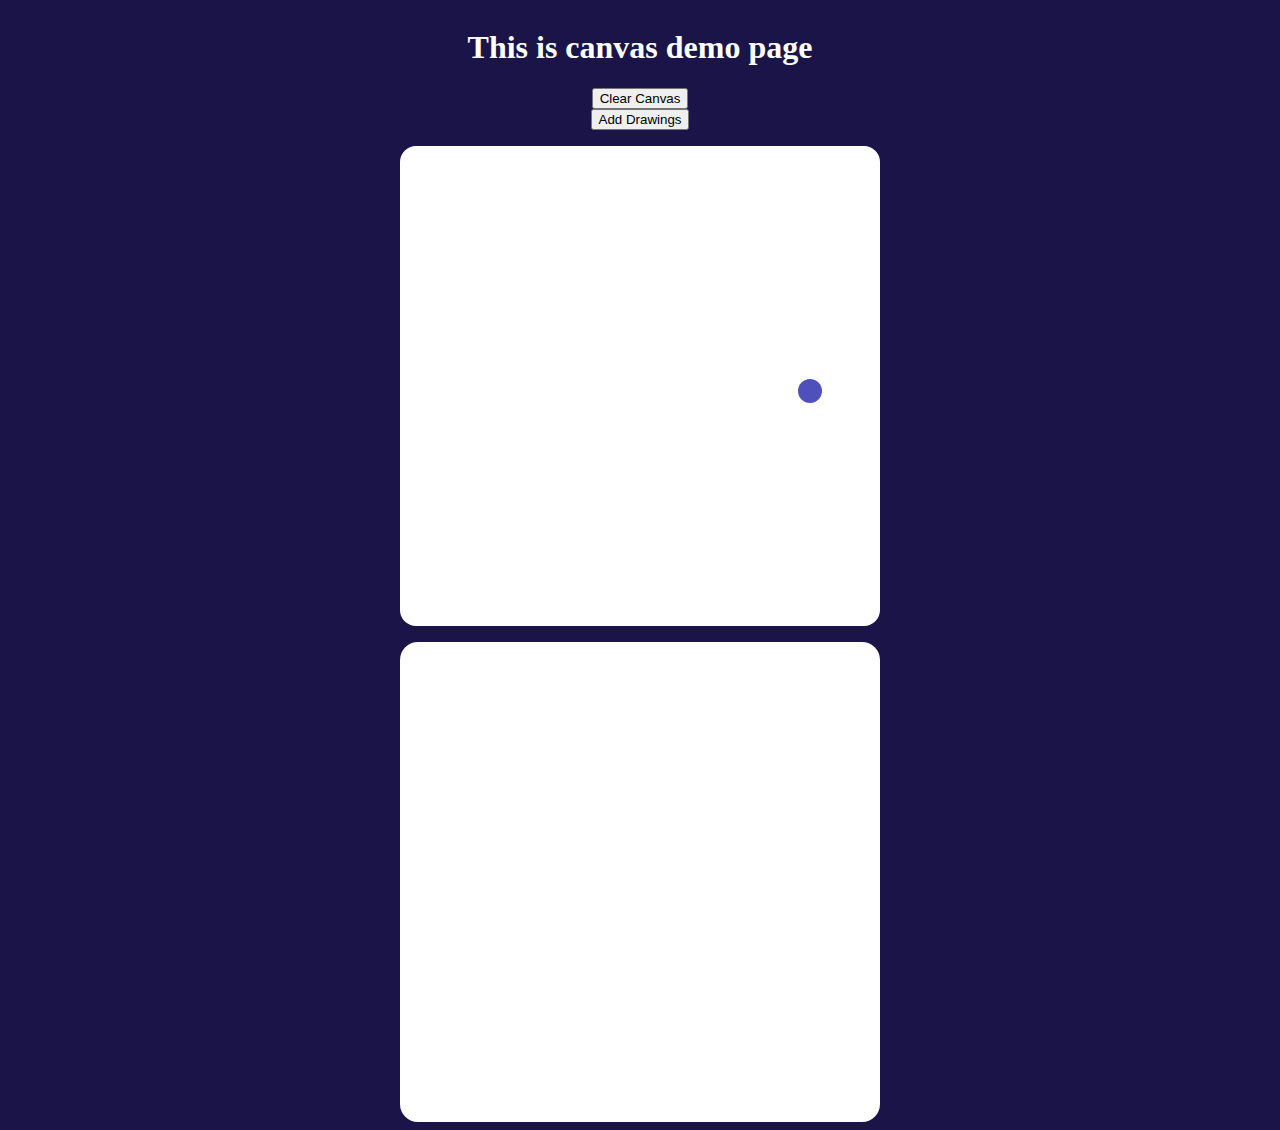
<file: practice canvas/index.html>
<!DOCTYPE html>
<html lang="en">
  <head>
    <meta charset="UTF-8" />
    <meta name="viewport" content="width=device-width, initial-scale=1.0" />
    <title>Document</title>
    <link rel="stylesheet" href="styles.css" />
  </head>
  <body>
    <h1>This is canvas demo page</h1>
    <button id="btn-001">Clear Canvas</button>
    <button id="btn-002" onclick="createCan()">Add Drawings</button>
  </body>
  <script src="runningBall.js"></script>
  <script src="index.js"></script>
</html>
</file>
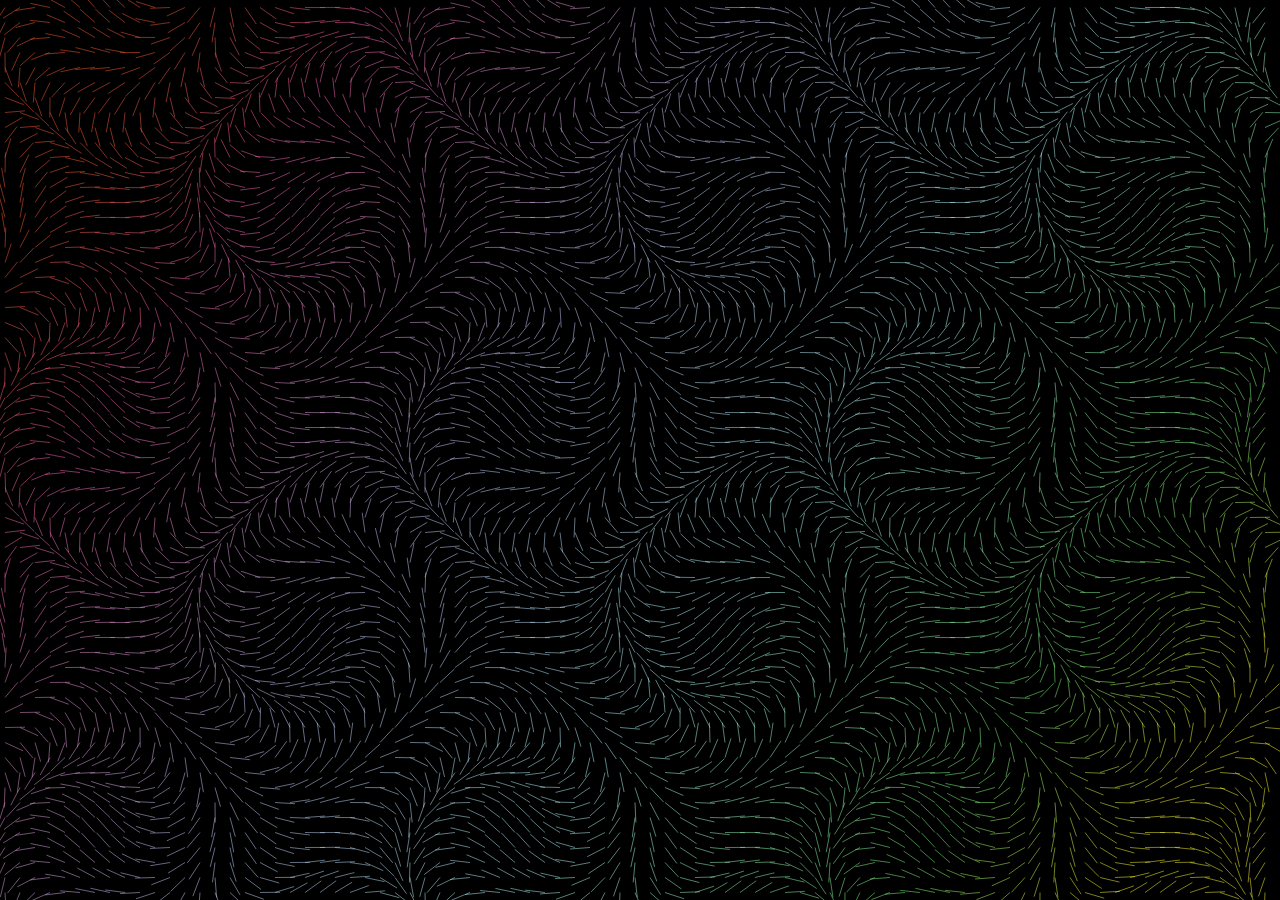
<file: canvas_deep_dive/deep-dive.html>
<!DOCTYPE html>
<html lang="en">
  <head>
    <meta charset="UTF-8" />
    <meta name="viewport" content="width=device-width, initial-scale=1.0" />
    <title>CANVAS | Deep Dive</title>
    <link rel="stylesheet" href="deep-dive.css" />
  </head>
  <body>
    <canvas id="canvas1"></canvas>
  </body>
  <script src="deep-dive.js"></script>
</html>
</file>
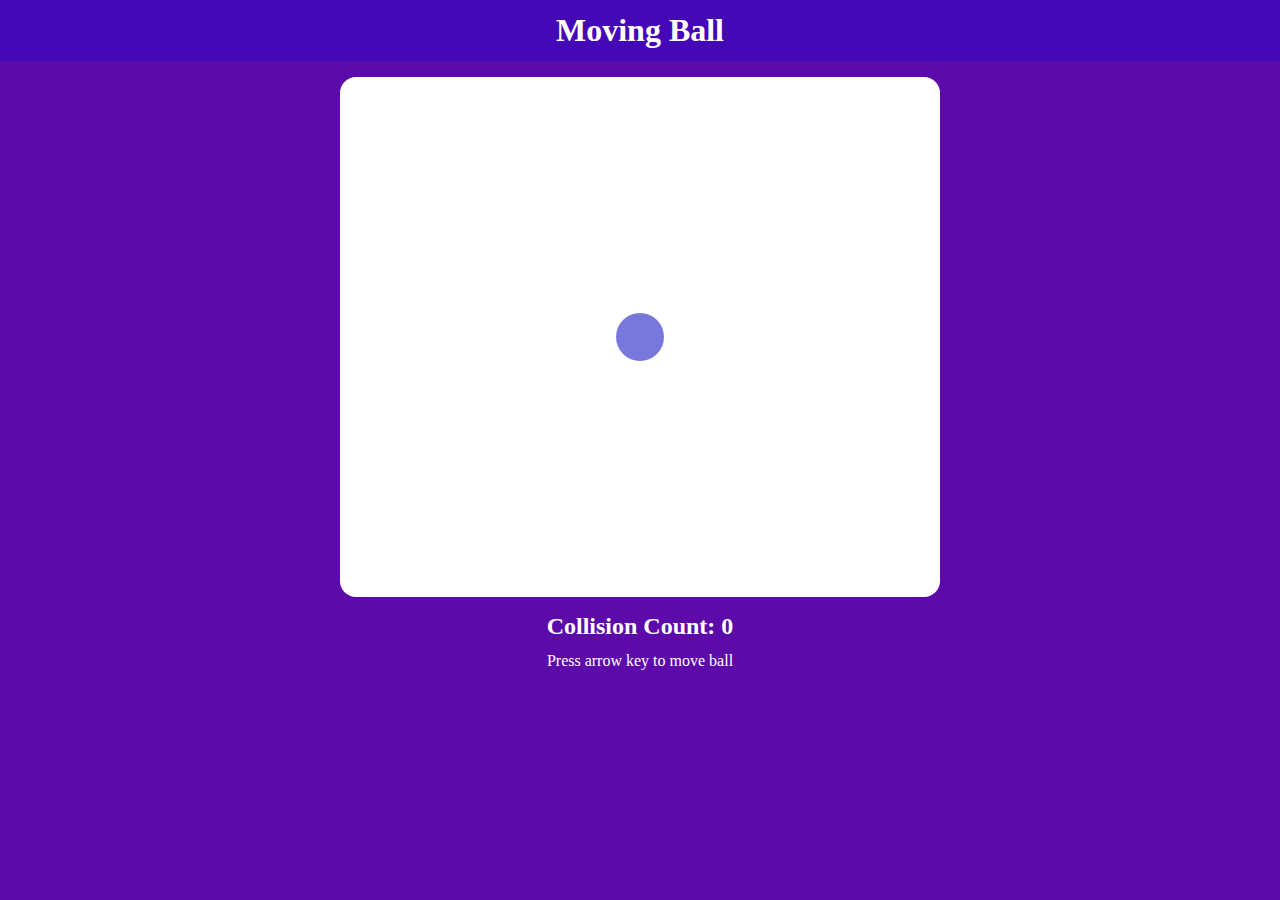
<file: Moving ball/moving-ball.html>
<!DOCTYPE html>
<html lang="en">
  <head>
    <meta charset="UTF-8" />
    <meta name="viewport" content="width=device-width, initial-scale=1.0" />
    <title>Document</title>
    <link rel="shortcut icon" href="favicon.ico" type="image/x-icon" />
    <link rel="stylesheet" href="./moving-ball.css" />
  </head>
  <body>
    <header>
      <h1>Moving Ball</h1>
    </header>
    <main>
      <div class="canvas-01-container">
        <div id="canvas-container"></div>
        <h2 id="collision-count">Collision Count: 0</h2>
        <p>Press arrow key to move ball</p>
      </div>
    </main>
  </body>
  <script src="./moving-ball.js"></script>
</html>
</file>
<file: practice canvas/styles.css>
* {
  box-sizing: border-box;
}

body {
  display: flex;
  flex-direction: column;
  justify-content: center;
  align-items: center;
  font-family: "Times New Roman", Times, serif;
  background-color: rgb(27, 20, 73);
  color: white;
}
</file>
<file: canvas_deep_dive/deep-dive.css>
* {
  margin: 0;
  padding: 0;
  box-sizing: border-box;
}

canvas {
  position: absolute;
  top: 0;
  left: 0;
  background-color: black;
}
</file>
<file: Moving ball/moving-ball.css>
* {
  margin: 0;
  padding: 0;
  box-sizing: border-box;
  color: white;
}

header {
  background-color: rgb(69, 8, 182);
  text-align: center;
  padding: 12px 0;
}

body {
  background-color: rgb(92, 10, 170);
}

main {
  margin: auto;
  max-width: 786px;
}

.canvas-01-container {
  display: flex;
  justify-content: center;
  align-items: center;
  gap: 12px;
  padding: 16px 0;
  flex-direction: column;
}
</file>
